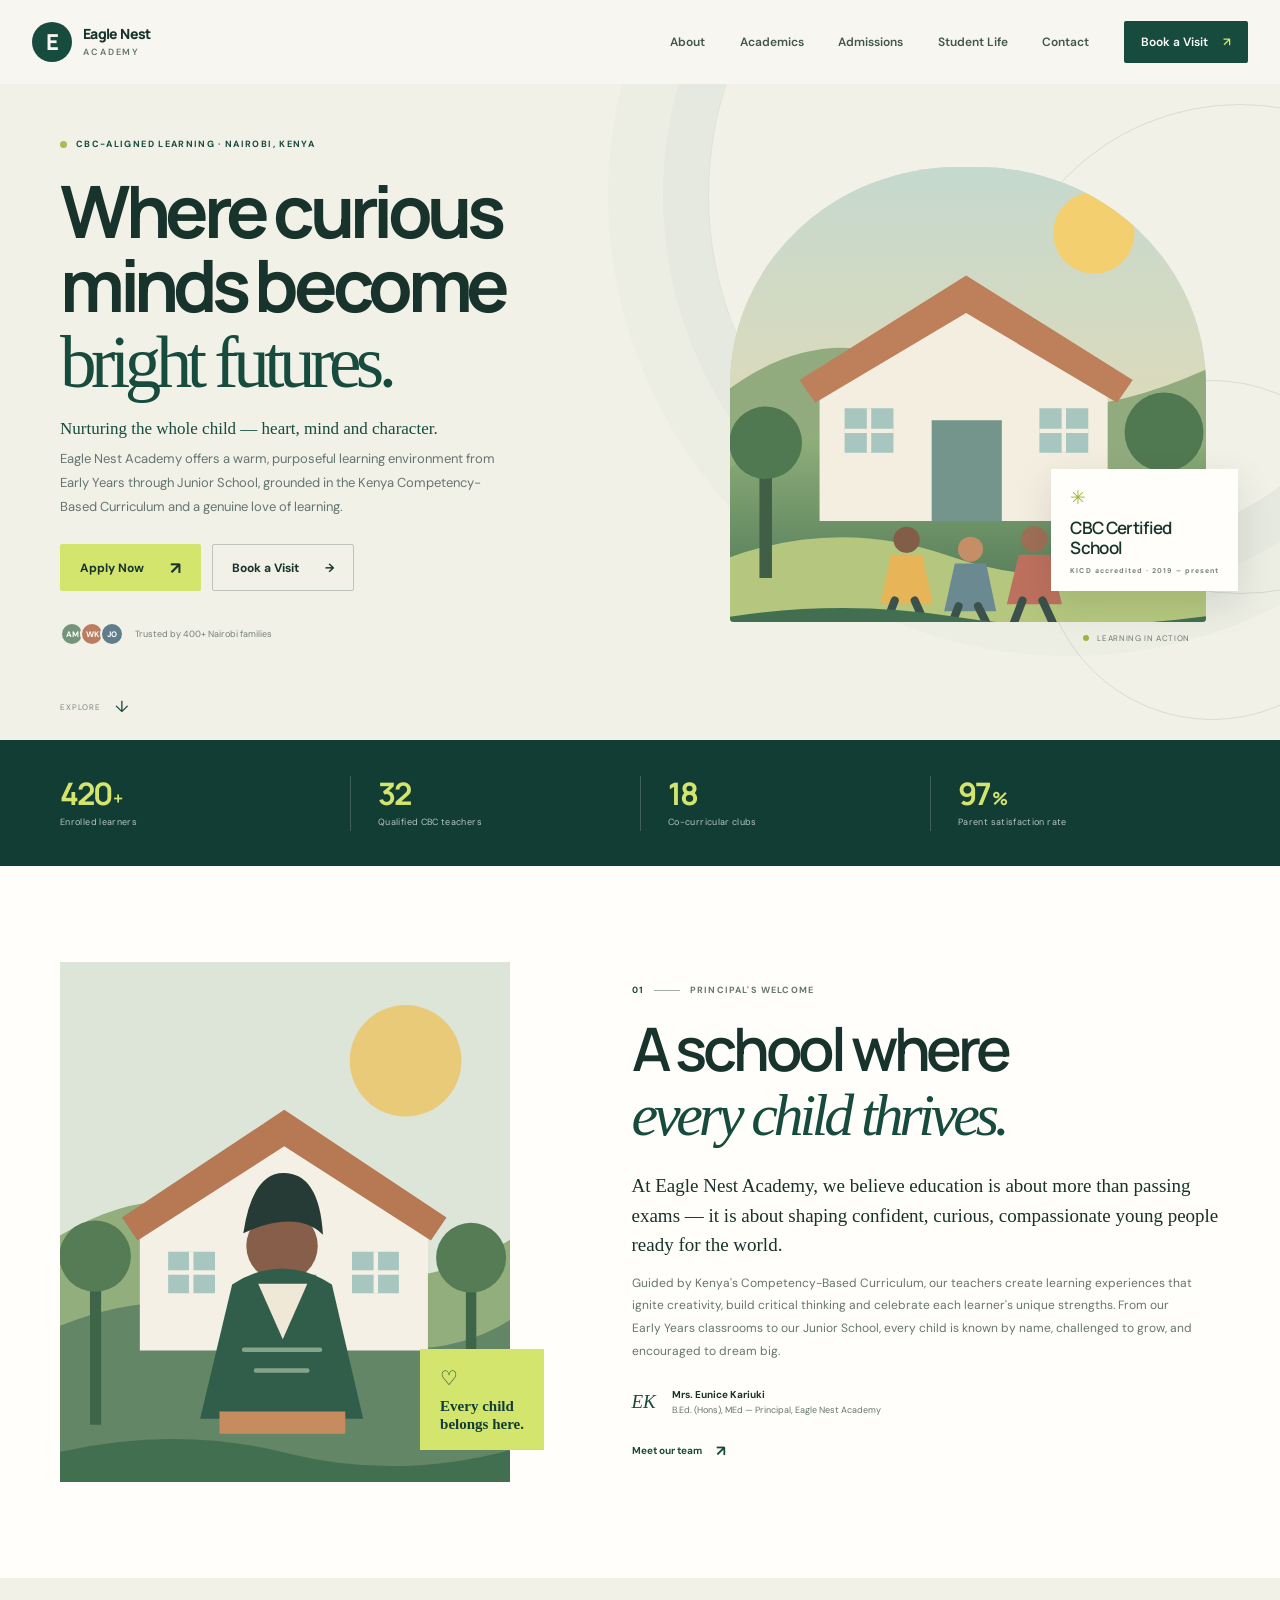
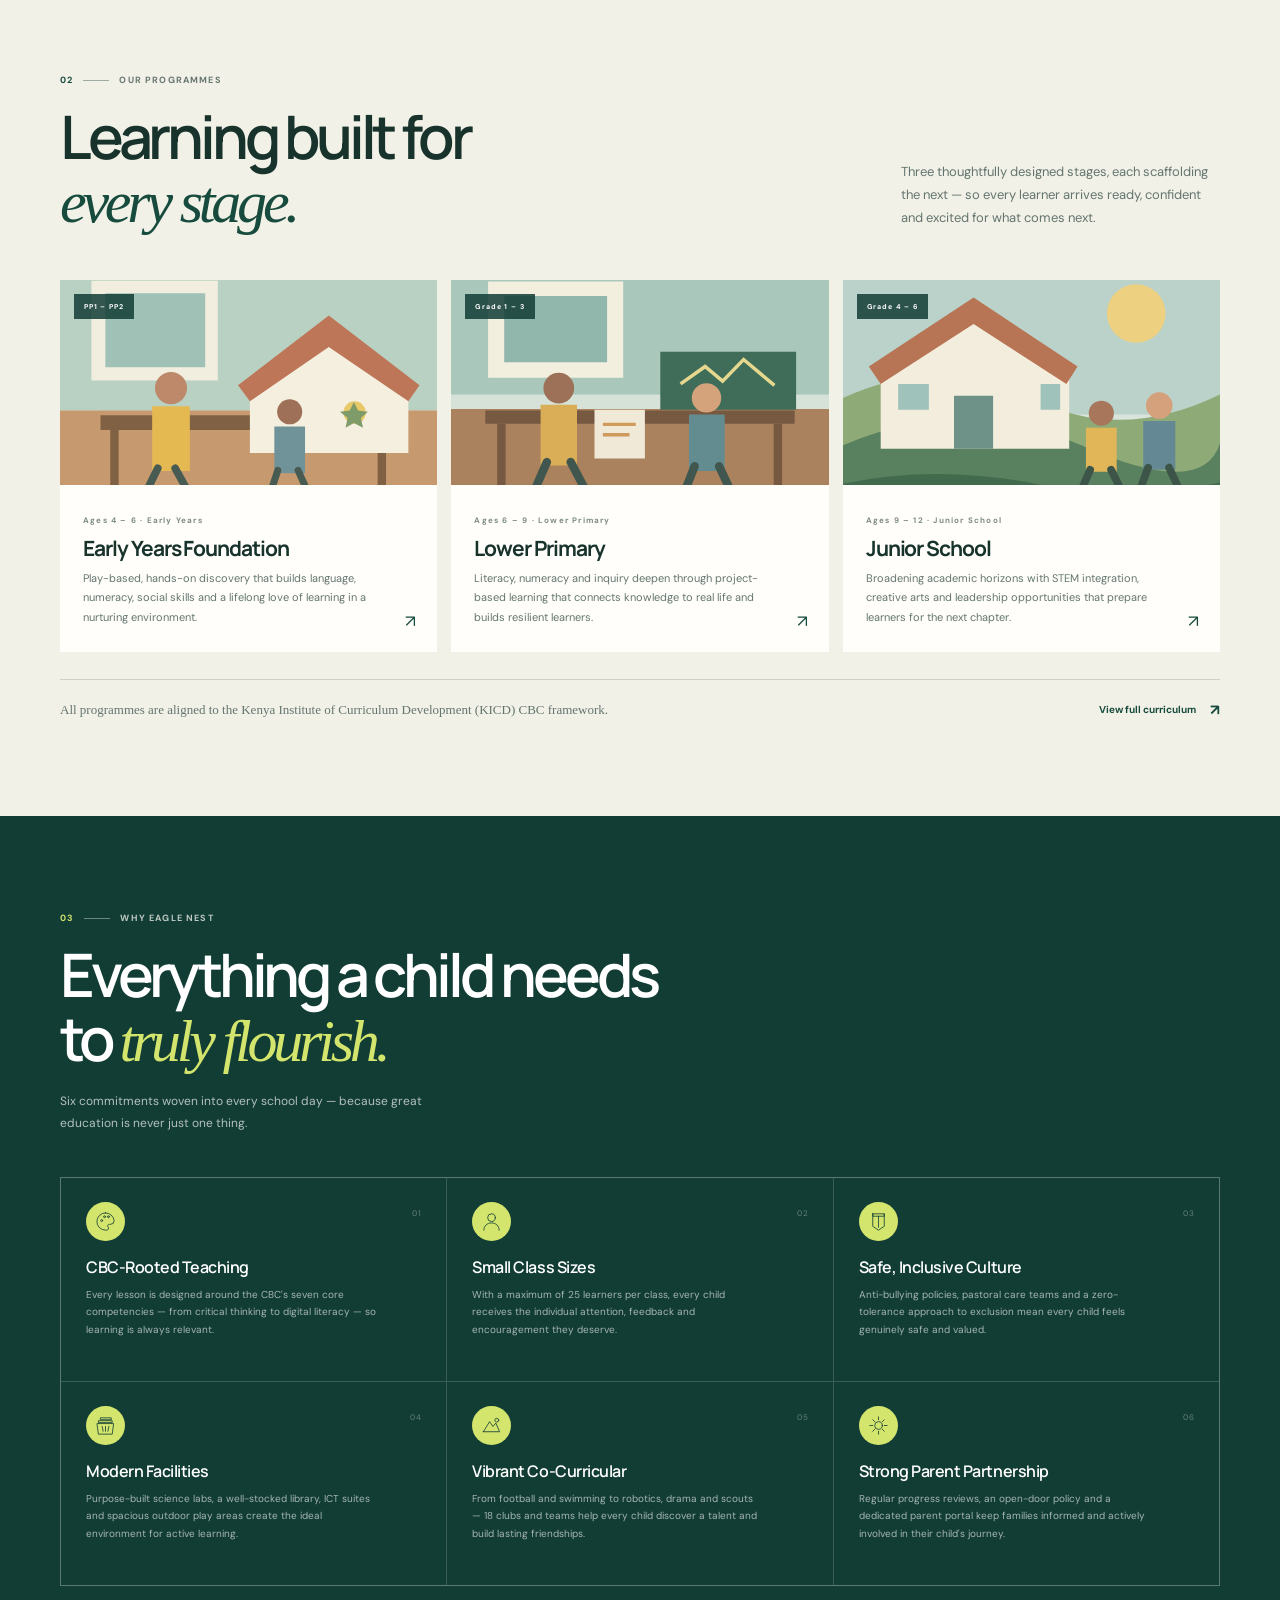
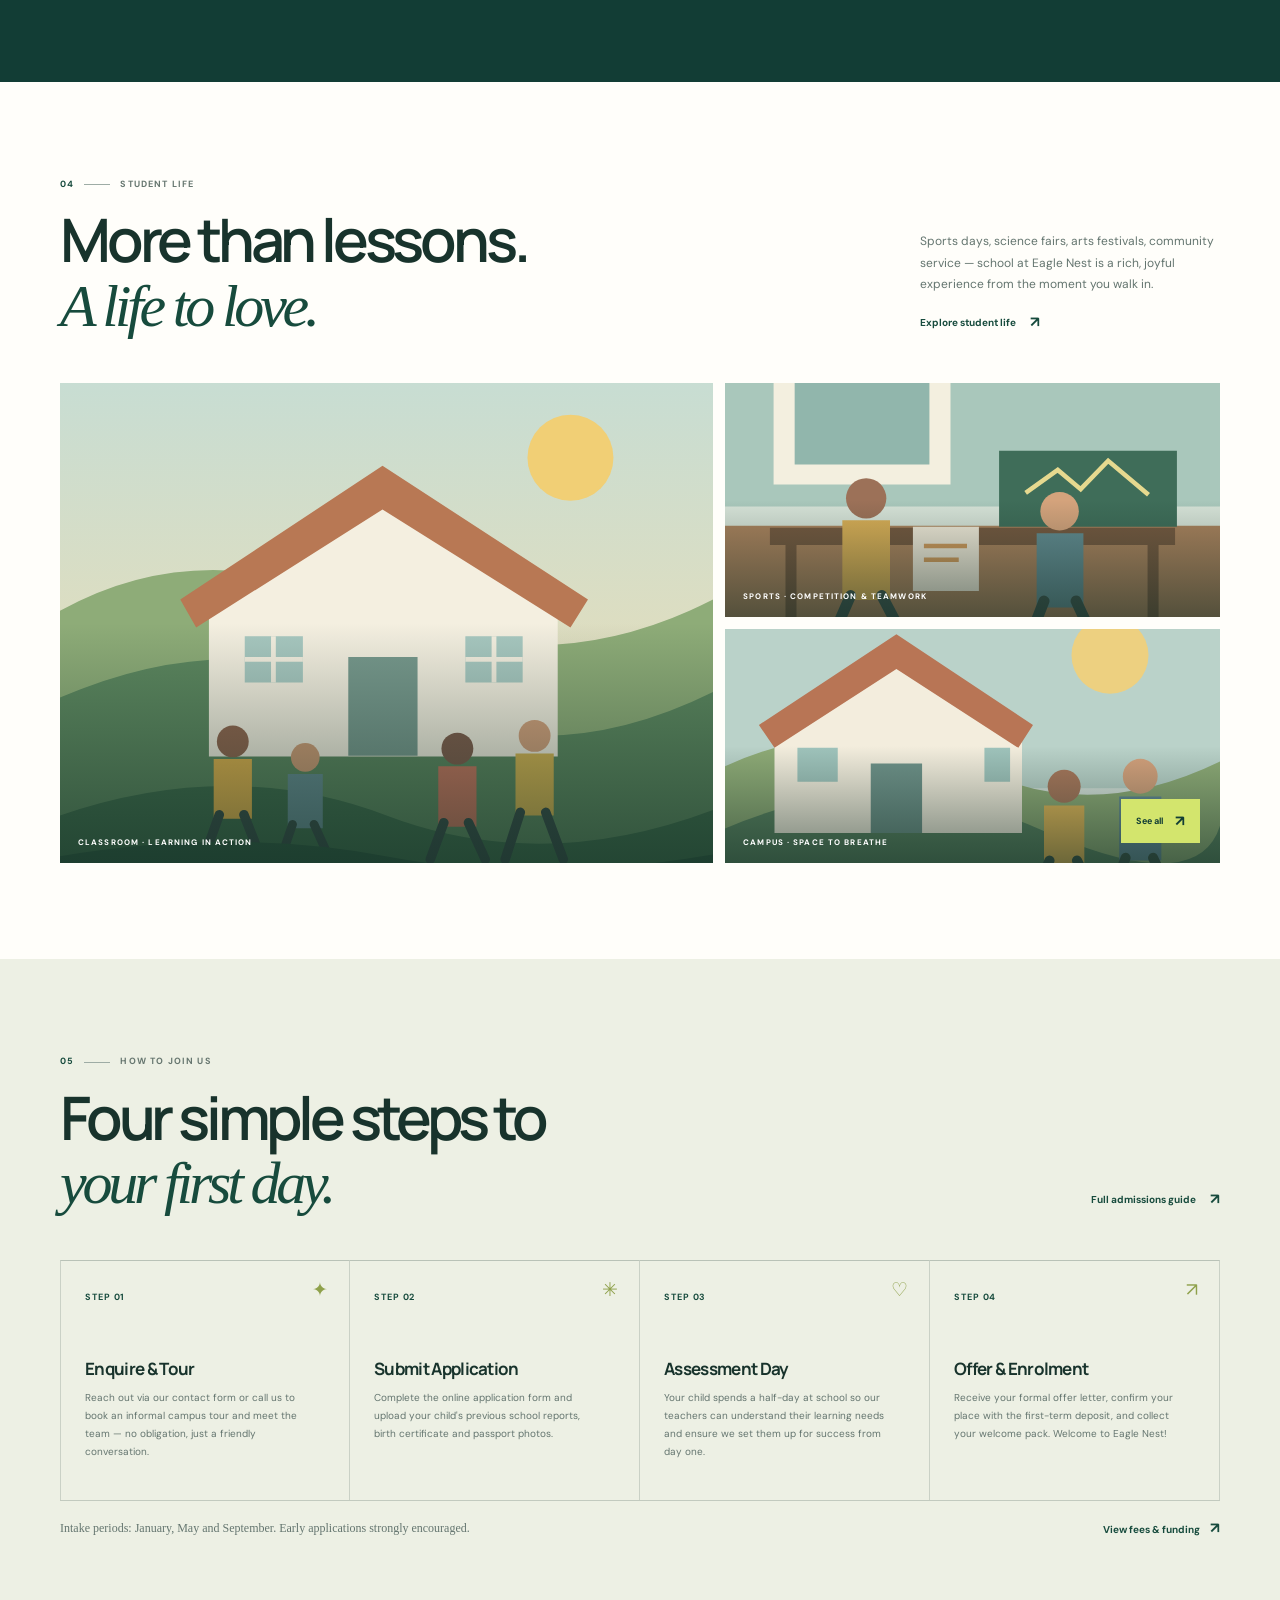
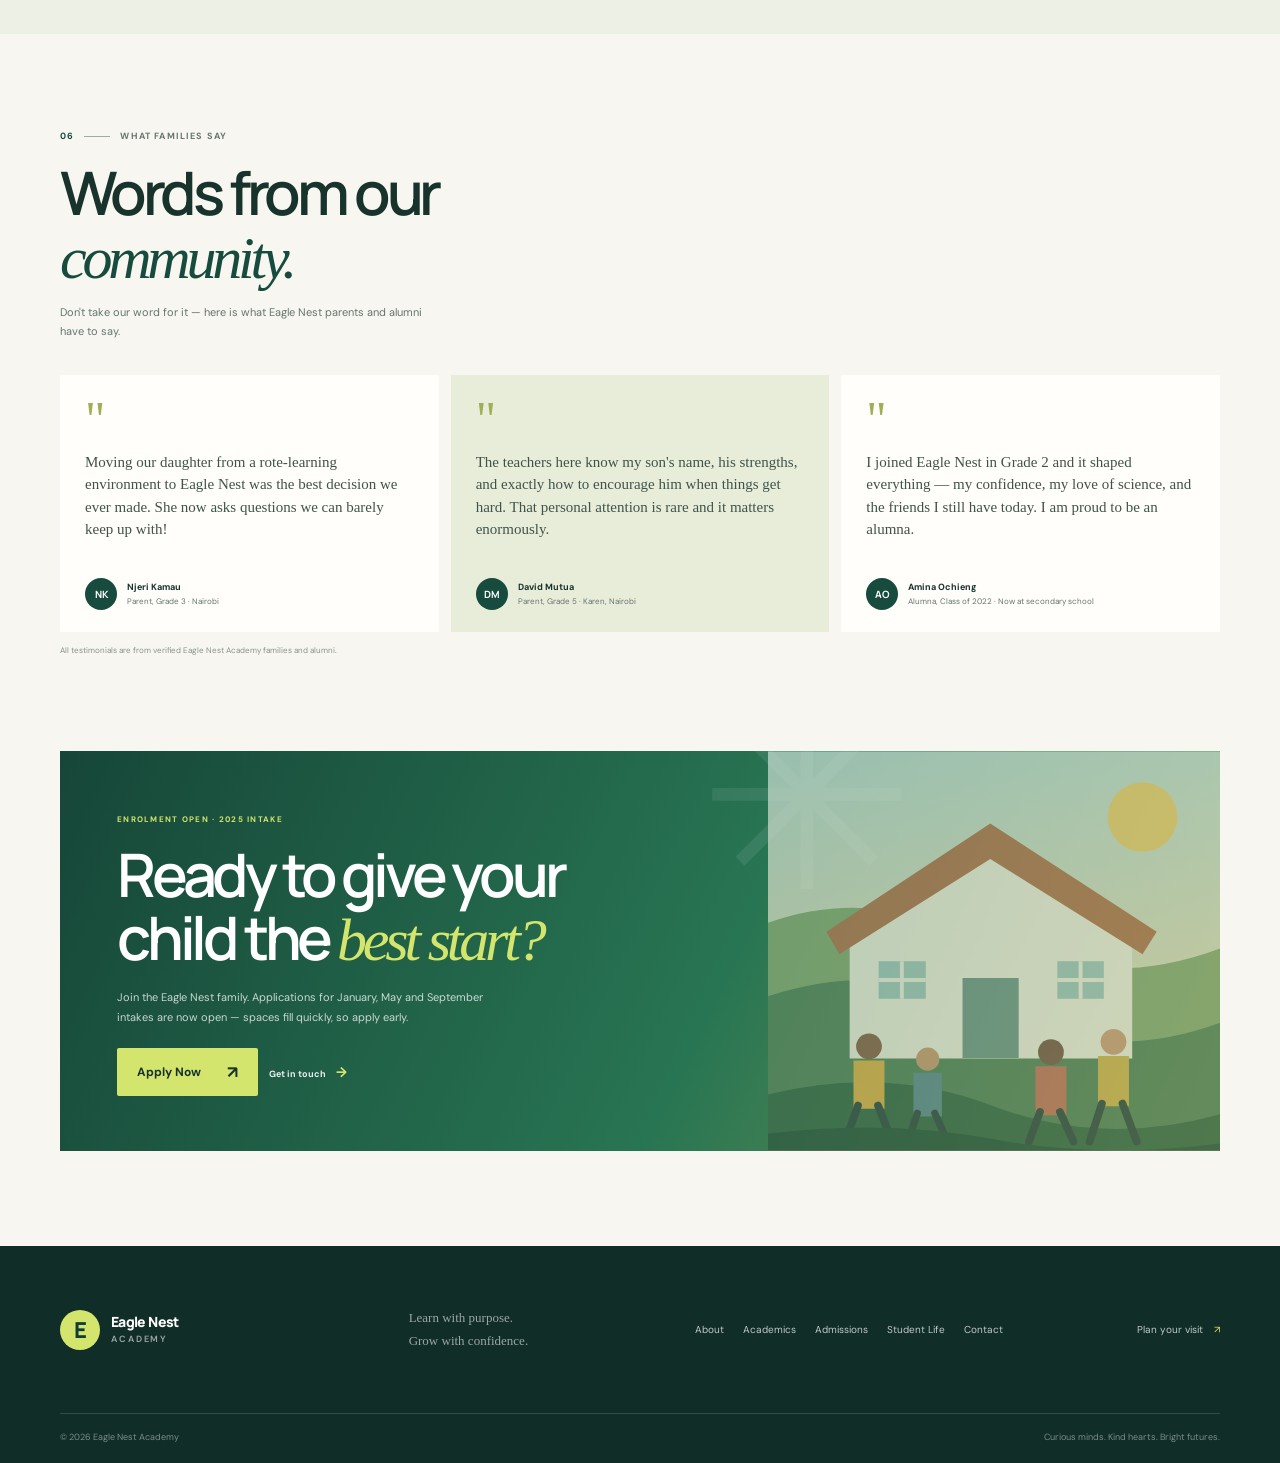
<file: index.html>
<!doctype html>
<html lang="en">
<head>
  <meta charset="utf-8">
  <meta name="viewport" content="width=device-width, initial-scale=1">
  <meta name="description" content="Eagle Nest Academy is a CBC-aligned school in Kenya nurturing curious minds from Early Years through Junior School — where every child is known, challenged and inspired to flourish.">
  <meta name="theme-color" content="#123d35">

  <!-- Open Graph -->
  <meta property="og:type" content="website">
  <meta property="og:title" content="Eagle Nest Academy — Curious Minds. Bright Futures.">
  <meta property="og:description" content="A Kenya CBC school where learning reaches beyond the classroom. Discover our programmes, vibrant student life and warm, purposeful community.">
  <meta property="og:image" content="assets/images/home-hero.svg">
  <meta property="og:url" content="https://eaglenestacademy.ac.ke/">
  <meta property="og:site_name" content="Eagle Nest Academy">

  <title>Eagle Nest Academy — Curious Minds. Bright Futures.</title>

  <link rel="preconnect" href="https://fonts.googleapis.com">
  <link rel="preconnect" href="https://fonts.gstatic.com" crossorigin>
  <link href="https://fonts.googleapis.com/css2?family=DM+Sans:wght@400;500;600;700&family=Manrope:wght@400;500;600;700;800&display=swap" rel="stylesheet">
  <link rel="stylesheet" href="assets/css/custom.css">

  <script src="assets/css/js/main.js" defer></script>
  <script src="assets/css/js/components.js" defer></script>
</head>
<body class="home-page">

  <!-- Skip navigation -->
  <a class="skip-link" href="#main">Skip to content</a>

  <!-- ═══════════════════════════════════════════
       HEADER / NAV
  ═══════════════════════════════════════════ -->
  <header class="site-header">
    <div class="header-inner">
      <a class="brand" href="index.html" aria-label="Eagle Nest Academy home">
        <span class="brand-mark" aria-hidden="true">E</span>
        <span class="brand-name">Eagle Nest <span>Academy</span></span>
      </a>
      <button class="menu-toggle" type="button" aria-expanded="false" aria-controls="primary-navigation">
        <span class="menu-toggle-label">Menu</span>
        <span class="menu-icon" aria-hidden="true"></span>
      </button>
      <nav class="primary-navigation" id="primary-navigation" aria-label="Main navigation">
        <a href="about.html">About</a>
        <a href="academics.html">Academics</a>
        <a href="admissions.html">Admissions</a>
        <a href="student-life.html">Student Life</a>
        <a href="contact.html">Contact</a>
        <a class="nav-visit" href="contact.html#visit">Book a Visit <span aria-hidden="true">↗</span></a>
      </nav>
    </div>
  </header>

  <main id="main">

    <!-- ═══════════════════════════════════════════
         SECTION 1 — HERO
    ═══════════════════════════════════════════ -->
    <section class="home-hero" aria-labelledby="hero-heading">

      <!-- Decorative orbit rings -->
      <span class="hero-orbit hero-orbit-one" aria-hidden="true"></span>
      <span class="hero-orbit hero-orbit-two" aria-hidden="true"></span>

      <!-- Copy column -->
      <div class="home-hero-copy">
        <p class="home-eyebrow"><span aria-hidden="true"></span> CBC-aligned learning · Nairobi, Kenya</p>

        <h1 id="hero-heading">
          Where curious<br>minds become<br><em>bright futures.</em>
        </h1>

        <p class="home-hero-tagline">Nurturing the whole child — heart, mind and character.</p>
        <p class="home-hero-description">Eagle Nest Academy offers a warm, purposeful learning environment from Early Years through Junior School, grounded in the Kenya Competency-Based Curriculum and a genuine love of learning.</p>

        <div class="home-hero-actions">
          <a class="button button-light" href="admissions.html">Apply Now <span aria-hidden="true">↗</span></a>
          <a class="button button-outline" href="contact.html#visit">Book a Visit <span aria-hidden="true">→</span></a>
        </div>

        <div class="hero-trust" aria-label="Trusted by families across Nairobi">
          <div class="trust-avatars" aria-hidden="true">
            <i>AM</i><i>WK</i><i>JO</i>
          </div>
          Trusted by 400+ Nairobi families
        </div>
      </div>

      <!-- Visual column -->
      <div class="home-hero-visual">
        <div class="hero-image-wrap">
          <img
            src="assets/images/home-hero.svg"
            alt="Students collaborating on a project in a bright Eagle Nest Academy classroom"
            width="490"
            height="455"
            fetchpriority="high"
          >

          <!-- Floating stat card -->
          <div class="hero-floating-card" aria-label="CBC certified school">
            <span class="floating-spark" aria-hidden="true">✳</span>
            <strong>CBC Certified<br>School</strong>
            <span>KICD accredited · 2019 – present</span>
          </div>

          <!-- Image caption -->
          <div class="hero-image-caption" aria-hidden="true">
            <span></span> Learning in action
          </div>
        </div>
      </div>

      <!-- Scroll cue -->
      <div class="hero-scroll" aria-hidden="true">
        <span>Explore</span>
        <span>↓</span>
      </div>
    </section>

    <!-- ═══════════════════════════════════════════
         SECTION 2 — QUICK FACTS (animated counters)
    ═══════════════════════════════════════════ -->
    <section class="quick-facts" aria-label="Eagle Nest Academy at a glance">
      <div class="quick-facts-inner">

        <div class="fact-item">
          <strong>
            <span data-counter="420">420</span>
            <span class="fact-suffix" aria-hidden="true">+</span>
          </strong>
          <span>Enrolled learners</span>
        </div>

        <div class="fact-item">
          <strong>
            <span data-counter="32">32</span>
            <span class="fact-suffix" aria-hidden="true"></span>
          </strong>
          <span>Qualified CBC teachers</span>
        </div>

        <div class="fact-item">
          <strong>
            <span data-counter="18">18</span>
            <span class="fact-suffix" aria-hidden="true"></span>
          </strong>
          <span>Co-curricular clubs</span>
        </div>

        <div class="fact-item">
          <strong>
            <span data-counter="97">97</span>
            <span class="fact-suffix" aria-hidden="true">%</span>
          </strong>
          <span>Parent satisfaction rate</span>
        </div>

      </div>
    </section>

    <!-- ═══════════════════════════════════════════
         SECTION 3 — PRINCIPAL'S WELCOME
    ═══════════════════════════════════════════ -->
    <section class="welcome-section section-pad" aria-labelledby="welcome-title">
      <div class="page-width welcome-grid">

        <!-- Visual -->
        <div class="welcome-visual reveal">
          <img
            src="assets/images/principal.svg"
            alt="Mrs. Eunice Kariuki, Principal of Eagle Nest Academy, in the school grounds"
            width="450"
            height="520"
            loading="lazy"
          >
          <div class="welcome-visual-note">
            <span aria-hidden="true">♡</span>
            Every child<br>belongs here.
          </div>
        </div>

        <!-- Copy -->
        <div class="welcome-copy">
          <div class="section-label">
            <span>01</span><span class="label-rule"></span> Principal's Welcome
          </div>
          <h2 id="welcome-title">A school where<br><em>every child thrives.</em></h2>

          <p class="welcome-lead">
            At Eagle Nest Academy, we believe education is about more than passing exams — it is about shaping confident, curious, compassionate young people ready for the world.
          </p>
          <p>
            Guided by Kenya's Competency-Based Curriculum, our teachers create learning experiences that ignite creativity, build critical thinking and celebrate each learner's unique strengths. From our Early Years classrooms to our Junior School, every child is known by name, challenged to grow, and encouraged to dream big.
          </p>

          <div class="principal-signoff">
            <div class="signature" aria-hidden="true">EK</div>
            <div>
              <strong>Mrs. Eunice Kariuki</strong>
              <small>B.Ed. (Hons), MEd — Principal, Eagle Nest Academy</small>
            </div>
          </div>

          <a class="text-link" href="about.html">
            Meet our team <span aria-hidden="true">↗</span>
          </a>
        </div>

      </div>
    </section>

    <!-- ═══════════════════════════════════════════
         SECTION 4 — PROGRAMMES (3 cards)
    ═══════════════════════════════════════════ -->
    <section class="programs-section section-pad" aria-labelledby="programs-title">
      <div class="page-width">

        <div class="section-heading-row">
          <div>
            <div class="section-label"><span>02</span><span class="label-rule"></span> Our Programmes</div>
            <h2 id="programs-title">Learning built for<br><em>every stage.</em></h2>
          </div>
          <p class="section-heading-aside">Three thoughtfully designed stages, each scaffolding the next — so every learner arrives ready, confident and excited for what comes next.</p>
        </div>

        <div class="program-grid">

          <!-- Early Years -->
          <article class="program-card reveal">
            <div class="program-art">
              <img
                src="assets/images/program-early.svg"
                alt="Young children engaged in play-based learning in a colourful classroom"
                width="400"
                height="205"
                loading="lazy"
              >
              <span class="program-stage">PP1 – PP2</span>
            </div>
            <div class="program-copy">
              <span class="program-age">Ages 4 – 6 · Early Years</span>
              <h3>Early Years Foundation</h3>
              <p>Play-based, hands-on discovery that builds language, numeracy, social skills and a lifelong love of learning in a nurturing environment.</p>
              <a class="program-arrow" href="academics.html#early-years" aria-label="Learn more about our Early Years programme">↗</a>
            </div>
          </article>

          <!-- Lower Primary -->
          <article class="program-card reveal reveal-delay-1">
            <div class="program-art">
              <img
                src="assets/images/program-primary.svg"
                alt="Primary school pupils working together on a CBC learning activity"
                width="400"
                height="205"
                loading="lazy"
              >
              <span class="program-stage">Grade 1 – 3</span>
            </div>
            <div class="program-copy">
              <span class="program-age">Ages 6 – 9 · Lower Primary</span>
              <h3>Lower Primary</h3>
              <p>Literacy, numeracy and inquiry deepen through project-based learning that connects knowledge to real life and builds resilient learners.</p>
              <a class="program-arrow" href="academics.html#lower-primary" aria-label="Learn more about our Lower Primary programme">↗</a>
            </div>
          </article>

          <!-- Upper Primary / Junior School -->
          <article class="program-card reveal reveal-delay-2">
            <div class="program-art">
              <img
                src="assets/images/program-junior.svg"
                alt="Junior school students presenting a group project in class"
                width="400"
                height="205"
                loading="lazy"
              >
              <span class="program-stage">Grade 4 – 6</span>
            </div>
            <div class="program-copy">
              <span class="program-age">Ages 9 – 12 · Junior School</span>
              <h3>Junior School</h3>
              <p>Broadening academic horizons with STEM integration, creative arts and leadership opportunities that prepare learners for the next chapter.</p>
              <a class="program-arrow" href="academics.html#junior-school" aria-label="Learn more about our Junior School programme">↗</a>
            </div>
          </article>

        </div>

        <div class="programs-footer">
          <p>All programmes are aligned to the Kenya Institute of Curriculum Development (KICD) CBC framework.</p>
          <a class="text-link" href="academics.html">View full curriculum <span aria-hidden="true">↗</span></a>
        </div>

      </div>
    </section>

    <!-- ═══════════════════════════════════════════
         SECTION 5 — WHY CHOOSE EAGLE NEST (6 cards)
    ═══════════════════════════════════════════ -->
    <section class="why-section section-pad" aria-labelledby="why-title">
      <div class="page-width">

        <div class="why-heading reveal">
          <div class="section-label section-label-light"><span>03</span><span class="label-rule"></span> Why Eagle Nest</div>
          <h2 id="why-title">Everything a child needs<br>to <em>truly flourish.</em></h2>
          <p>Six commitments woven into every school day — because great education is never just one thing.</p>
        </div>

        <div class="why-grid">

          <div class="why-card reveal">
            <span class="why-index" aria-hidden="true">01</span>
            <div class="why-icon" aria-hidden="true">
              <svg viewBox="0 0 48 48" aria-hidden="true">
                <path d="M24 6a18 18 0 0 0 0 36h2a4 4 0 0 0 3-7c-2-2 0-5 3-5h2a8 8 0 0 0 8-8 18 18 0 0 0-18-16Z"/>
                <circle cx="16" cy="22" r="2"/><circle cx="22" cy="14" r="2"/><circle cx="30" cy="14" r="2"/>
              </svg>
            </div>
            <h3>CBC-Rooted Teaching</h3>
            <p>Every lesson is designed around the CBC's seven core competencies — from critical thinking to digital literacy — so learning is always relevant.</p>
          </div>

          <div class="why-card reveal reveal-delay-1">
            <span class="why-index" aria-hidden="true">02</span>
            <div class="why-icon" aria-hidden="true">
              <svg viewBox="0 0 48 48" aria-hidden="true">
                <circle cx="24" cy="16" r="8"/><path d="M8 42c0-9 7-15 16-15s16 6 16 15"/>
              </svg>
            </div>
            <h3>Small Class Sizes</h3>
            <p>With a maximum of 25 learners per class, every child receives the individual attention, feedback and encouragement they deserve.</p>
          </div>

          <div class="why-card reveal reveal-delay-2">
            <span class="why-index" aria-hidden="true">03</span>
            <div class="why-icon" aria-hidden="true">
              <svg viewBox="0 0 48 48" aria-hidden="true">
                <path d="M12 8h24v26l-12 8-12-8V8Z"/><path d="M12 8v5h24V8M24 13v23"/>
              </svg>
            </div>
            <h3>Safe, Inclusive Culture</h3>
            <p>Anti-bullying policies, pastoral care teams and a zero-tolerance approach to exclusion mean every child feels genuinely safe and valued.</p>
          </div>

          <div class="why-card reveal">
            <span class="why-index" aria-hidden="true">04</span>
            <div class="why-icon" aria-hidden="true">
              <svg viewBox="0 0 48 48" aria-hidden="true">
                <path d="M14 8h22v4H14ZM10 14h28v4H10ZM7 20h34l-3 22H10Z"/>
                <path d="m17 26 2 10M24 26v10M31 26l-2 10"/>
              </svg>
            </div>
            <h3>Modern Facilities</h3>
            <p>Purpose-built science labs, a well-stocked library, ICT suites and spacious outdoor play areas create the ideal environment for active learning.</p>
          </div>

          <div class="why-card reveal reveal-delay-1">
            <span class="why-index" aria-hidden="true">05</span>
            <div class="why-icon" aria-hidden="true">
              <svg viewBox="0 0 48 48" aria-hidden="true">
                <path d="M7 37 20 16l7 10 6-7 8 18H7Z"/>
                <circle cx="35" cy="13" r="4"/>
              </svg>
            </div>
            <h3>Vibrant Co-Curricular</h3>
            <p>From football and swimming to robotics, drama and scouts — 18 clubs and teams help every child discover a talent and build lasting friendships.</p>
          </div>

          <div class="why-card reveal reveal-delay-2">
            <span class="why-index" aria-hidden="true">06</span>
            <div class="why-icon" aria-hidden="true">
              <svg viewBox="0 0 48 48" aria-hidden="true">
                <path d="M24 6v6M24 36v6M6 24h6M36 24h6"/>
                <path d="M12 12l4 4M32 32l4 4M12 36l4-4M32 16l4-4"/>
                <circle cx="24" cy="24" r="8"/>
              </svg>
            </div>
            <h3>Strong Parent Partnership</h3>
            <p>Regular progress reviews, an open-door policy and a dedicated parent portal keep families informed and actively involved in their child's journey.</p>
          </div>

        </div>

      </div>
    </section>

    <!-- ═══════════════════════════════════════════
         SECTION 6 — STUDENT LIFE MOSAIC PREVIEW
    ═══════════════════════════════════════════ -->
    <section class="life-preview section-pad" aria-labelledby="life-title">
      <div class="page-width">

        <div class="section-heading-row life-preview-heading">
          <div>
            <div class="section-label"><span>04</span><span class="label-rule"></span> Student Life</div>
            <h2 id="life-title">More than lessons.<br><em>A life to love.</em></h2>
          </div>
          <div class="life-preview-aside">
            <p>Sports days, science fairs, arts festivals, community service — school at Eagle Nest is a rich, joyful experience from the moment you walk in.</p>
            <a class="text-link" href="student-life.html">Explore student life <span aria-hidden="true">↗</span></a>
          </div>
        </div>

        <div class="life-mosaic reveal" role="img" aria-label="Photo mosaic of Eagle Nest Academy student activities — sports, classroom, and campus life">

          <!-- Large panel — classroom -->
          <div class="mosaic-panel mosaic-large">
            <img
              src="assets/images/student-life.svg"
              alt="Eagle Nest students collaborating in a bright, welcoming classroom"
              width="700"
              height="480"
              loading="lazy"
            >
            <span class="mosaic-label">CLASSROOM · LEARNING IN ACTION</span>
          </div>

          <!-- Top-right — sports -->
          <div class="mosaic-panel mosaic-sport">
            <img
              src="assets/images/program-primary.svg"
              alt="Students competing on the sports field during an inter-house tournament"
              width="600"
              height="240"
              loading="lazy"
            >
            <span class="mosaic-label">SPORTS · COMPETITION &amp; TEAMWORK</span>
          </div>

          <!-- Bottom-right — campus -->
          <div class="mosaic-panel">
            <img
              src="assets/images/program-junior.svg"
              alt="Students relaxing and reading on the green school campus grounds"
              width="600"
              height="240"
              loading="lazy"
            >
            <span class="mosaic-label">CAMPUS · SPACE TO BREATHE</span>
            <a class="mosaic-link" href="student-life.html">
              See all <span aria-hidden="true">↗</span>
            </a>
          </div>

        </div>

      </div>
    </section>

    <!-- ═══════════════════════════════════════════
         SECTION 7 — ADMISSIONS SUMMARY (4 steps)
    ═══════════════════════════════════════════ -->
    <section class="admissions-section section-pad" aria-labelledby="admissions-title">
      <div class="page-width">

        <div class="admissions-top">
          <div>
            <div class="section-label"><span>05</span><span class="label-rule"></span> How to Join Us</div>
            <h2 id="admissions-title">Four simple steps to<br><em>your first day.</em></h2>
          </div>
          <a class="text-link" href="admissions.html">
            Full admissions guide <span aria-hidden="true">↗</span>
          </a>
        </div>

        <ol class="admissions-steps" aria-label="Admissions process">

          <li class="admission-step reveal">
            <span class="step-number">STEP 01</span>
            <span class="step-icon" aria-hidden="true">✦</span>
            <h3>Enquire &amp; Tour</h3>
            <p>Reach out via our contact form or call us to book an informal campus tour and meet the team — no obligation, just a friendly conversation.</p>
          </li>

          <li class="admission-step reveal reveal-delay-1">
            <span class="step-number">STEP 02</span>
            <span class="step-icon" aria-hidden="true">✳</span>
            <h3>Submit Application</h3>
            <p>Complete the online application form and upload your child's previous school reports, birth certificate and passport photos.</p>
          </li>

          <li class="admission-step reveal reveal-delay-2">
            <span class="step-number">STEP 03</span>
            <span class="step-icon" aria-hidden="true">♡</span>
            <h3>Assessment Day</h3>
            <p>Your child spends a half-day at school so our teachers can understand their learning needs and ensure we set them up for success from day one.</p>
          </li>

          <li class="admission-step reveal reveal-delay-3">
            <span class="step-number">STEP 04</span>
            <span class="step-icon" aria-hidden="true">↗</span>
            <h3>Offer &amp; Enrolment</h3>
            <p>Receive your formal offer letter, confirm your place with the first-term deposit, and collect your welcome pack. Welcome to Eagle Nest!</p>
          </li>

        </ol>

        <div class="admissions-bottom">
          <span>Intake periods: January, May and September. Early applications strongly encouraged.</span>
          <a href="admissions.html">View fees &amp; funding <span aria-hidden="true">↗</span></a>
        </div>

      </div>
    </section>

    <!-- ═══════════════════════════════════════════
         SECTION 8 — TESTIMONIALS (3 cards)
    ═══════════════════════════════════════════ -->
    <section class="testimonials-section section-pad" aria-labelledby="testimonials-title">
      <div class="page-width">

        <div class="testimonials-heading reveal">
          <div class="section-label"><span>06</span><span class="label-rule"></span> What Families Say</div>
          <h2 id="testimonials-title">Words from our<br><em>community.</em></h2>
          <p>Don't take our word for it — here is what Eagle Nest parents and alumni have to say.</p>
        </div>

        <div class="testimonial-grid">

          <figure class="testimonial-card reveal" role="figure">
            <div class="quote-mark" aria-hidden="true">"</div>
            <blockquote>
              Moving our daughter from a rote-learning environment to Eagle Nest was the best decision we ever made. She now asks questions we can barely keep up with!
            </blockquote>
            <figcaption>
              <div class="quote-avatar" aria-hidden="true">NK</div>
              <div>
                <strong>Njeri Kamau</strong>
                <small>Parent, Grade 3 · Nairobi</small>
              </div>
            </figcaption>
          </figure>

          <figure class="testimonial-card testimonial-featured reveal reveal-delay-1" role="figure">
            <div class="quote-mark" aria-hidden="true">"</div>
            <blockquote>
              The teachers here know my son's name, his strengths, and exactly how to encourage him when things get hard. That personal attention is rare and it matters enormously.
            </blockquote>
            <figcaption>
              <div class="quote-avatar" aria-hidden="true">DM</div>
              <div>
                <strong>David Mutua</strong>
                <small>Parent, Grade 5 · Karen, Nairobi</small>
              </div>
            </figcaption>
          </figure>

          <figure class="testimonial-card reveal reveal-delay-2" role="figure">
            <div class="quote-mark" aria-hidden="true">"</div>
            <blockquote>
              I joined Eagle Nest in Grade 2 and it shaped everything — my confidence, my love of science, and the friends I still have today. I am proud to be an alumna.
            </blockquote>
            <figcaption>
              <div class="quote-avatar" aria-hidden="true">AO</div>
              <div>
                <strong>Amina Ochieng</strong>
                <small>Alumna, Class of 2022 · Now at secondary school</small>
              </div>
            </figcaption>
          </figure>

        </div>

        <p class="testimonials-note">All testimonials are from verified Eagle Nest Academy families and alumni.</p>

      </div>
    </section>

    <!-- ═══════════════════════════════════════════
         SECTION 9 — GRADIENT CTA BANNER
    ═══════════════════════════════════════════ -->
    <section class="home-cta-section" aria-labelledby="cta-title">
      <div class="page-width">
        <div class="home-cta">

          <!-- Decorative sunburst -->
          <span class="cta-sunburst" aria-hidden="true">✳</span>

          <!-- Copy -->
          <div class="cta-content">
            <span class="cta-kicker">Enrolment open · 2025 intake</span>
            <h2 id="cta-title">Ready to give your<br>child the <em>best start?</em></h2>
            <p>Join the Eagle Nest family. Applications for January, May and September intakes are now open — spaces fill quickly, so apply early.</p>
            <div class="home-hero-actions">
              <a class="button button-light" href="admissions.html">Apply Now <span aria-hidden="true">↗</span></a>
              <a class="cta-text-link" href="contact.html">
                Get in touch <span aria-hidden="true">→</span>
              </a>
            </div>
          </div>

          <!-- Art panel -->
          <div class="cta-art" aria-hidden="true">
            <img
              src="assets/images/student-life.svg"
              alt=""
              width="600"
              height="390"
              loading="lazy"
            >
          </div>

        </div>
      </div>
    </section>

  </main>

  <!-- ═══════════════════════════════════════════
       FOOTER — injected by components.js
  ═══════════════════════════════════════════ -->
  <div data-site-footer></div>

</body>
</html>
</file>
<file: assets/css/custom.css>
:root {
  color-scheme: light;
  --ink: #18332c;
  --muted: #64756f;
  --paper: #f7f6f0;
  --white: #fffefa;
  --green: #174b3d;
  --green-dark: #123d35;
  --lime: #d3e56d;
  --line: rgba(24, 51, 44, .16);
  --serif: Georgia, "Times New Roman", serif;
  --sans: "DM Sans", Arial, sans-serif;
  --display: "Manrope", "DM Sans", Arial, sans-serif;
}

* { box-sizing: border-box; }
html { scroll-behavior: smooth; }
body { margin: 0; color: var(--ink); background: var(--paper); font-family: var(--sans); -webkit-font-smoothing: antialiased; }
body.lightbox-open { overflow: hidden; }
button, a { font: inherit; }
a { color: inherit; text-decoration: none; }
button { color: inherit; }
img { display: block; max-width: 100%; }
.page-width { width: min(1160px, calc(100% - 64px)); margin-inline: auto; }
.section-pad { padding-block: 112px; }
.skip-link { position: fixed; z-index: 1000; top: 12px; left: 12px; padding: 12px 18px; transform: translateY(-150%); color: white; background: var(--green-dark); border-radius: 3px; }
.skip-link:focus { transform: translateY(0); }

.site-header { position: relative; z-index: 10; background: var(--paper); }
.header-inner { width: min(1320px, calc(100% - 64px)); min-height: 84px; margin: auto; display: flex; align-items: center; justify-content: space-between; gap: 30px; }
.brand { display: inline-flex; align-items: center; gap: 11px; flex-shrink: 0; }
.brand-mark { display: grid; width: 40px; aspect-ratio: 1; place-items: center; border-radius: 50%; color: var(--paper); background: var(--green); font: 800 22px var(--display); }
.brand-name { font: 800 14px/1.1 var(--display); letter-spacing: -.045em; }
.brand-name span { display: block; padding-top: 4px; color: var(--muted); font: 600 9px var(--sans); letter-spacing: .21em; text-transform: uppercase; }
.primary-navigation { display: flex; align-items: center; gap: clamp(18px, 2.7vw, 38px); }
.primary-navigation a { color: #42554f; font-size: 12px; font-weight: 600; transition: color .2s ease; }
.primary-navigation a:hover, .primary-navigation a[aria-current="page"] { color: var(--green); }
.primary-navigation a[aria-current="page"] { text-decoration: underline; text-underline-offset: 6px; }
.primary-navigation .nav-visit { padding: 13px 17px; color: var(--white); background: var(--green); border-radius: 2px; }
.nav-visit span { padding-left: 12px; color: var(--lime); }
.menu-toggle { display: none; }

.life-hero { position: relative; min-height: 590px; display: flex; align-items: center; overflow: hidden; color: white; background: #294d42; }
.life-hero-image, .life-hero-shade { position: absolute; inset: 0; width: 100%; height: 100%; }
.life-hero-image { object-fit: cover; object-position: center 57%; }
.life-hero-shade { background: linear-gradient(90deg, rgba(10, 37, 31, .88) 0%, rgba(10, 37, 31, .68) 43%, rgba(10, 37, 31, .08) 100%), linear-gradient(0deg, rgba(10, 37, 31, .22), transparent 36%); }
.life-hero-content { position: relative; z-index: 1; padding-block: 100px; }
.eyebrow { display: flex; align-items: center; gap: 10px; margin: 0 0 25px; font-size: 10px; font-weight: 700; letter-spacing: .17em; text-transform: uppercase; }
.eyebrow > span { width: 7px; aspect-ratio: 1; border-radius: 50%; background: var(--lime); }
.life-hero h1 { margin: 0; font: 600 clamp(52px, 7vw, 90px)/1.02 var(--display); letter-spacing: -.075em; }
.life-hero h1 em, h2 em { font-family: var(--serif); font-weight: 400; letter-spacing: -.07em; }
.life-hero h1 em { color: var(--lime); }
.life-hero-content > p:not(.eyebrow) { max-width: 435px; margin: 24px 0 28px; color: rgba(255,255,255,.82); font-size: 15px; line-height: 1.75; }
.button { display: inline-flex; min-height: 48px; align-items: center; justify-content: center; gap: 26px; padding: 0 19px; border: 1px solid transparent; border-radius: 2px; font-size: 12px; font-weight: 700; transition: transform .2s ease, background .2s ease; }
.button:hover { transform: translateY(-2px); }
.button-light { color: var(--ink); background: var(--lime); }
.button-light span, .button-dark span { font-size: 17px; }
.hero-note { position: absolute; right: max(32px, calc((100vw - 1160px) / 2)); bottom: 32px; display: flex; align-items: center; gap: 9px; color: rgba(255,255,255,.85); font-size: 10px; letter-spacing: .08em; text-transform: uppercase; }
.hero-note-dot { width: 6px; aspect-ratio: 1; border-radius: 50%; background: var(--lime); }

.intro-section { padding-block: 112px 120px; background: var(--white); }
.intro-grid { display: grid; grid-template-columns: 1fr 1.55fr .75fr; gap: 46px; align-items: start; }
.section-label { display: flex; align-items: center; gap: 10px; color: #66766f; font-size: 9px; font-weight: 700; letter-spacing: .13em; line-height: 1.5; text-transform: uppercase; }
.section-label > span:first-child { color: var(--green); }
.label-rule { width: 26px; height: 1px; background: #9eaca5; }
h2 { margin: 0; font: 600 clamp(38px, 5vw, 60px)/1.06 var(--display); letter-spacing: -.07em; }
h2 em { color: var(--green); }
.intro-copy h2 { margin: -8px 0 25px; }
.intro-copy p { max-width: 600px; color: var(--muted); font-size: 14px; line-height: 1.85; }
.intro-copy .intro-lead { color: var(--ink); font: 400 19px/1.55 var(--serif); }
.intro-aside { margin-top: 109px; padding: 24px 0 0 23px; border-top: 1px solid var(--line); border-left: 1px solid var(--line); }
.aside-star { color: #b6ca56; font-size: 26px; }
.intro-aside p { color: var(--muted); font: 13px/1.8 var(--sans); }
.intro-aside strong { color: var(--green); }

.activities-section { background: var(--paper); }
.section-heading-row, .gallery-intro { display: flex; justify-content: space-between; align-items: end; gap: 40px; margin-bottom: 45px; }
.section-heading-row h2, .gallery-intro h2 { margin-top: 17px; }
.section-heading-aside { max-width: 315px; margin: 0 4px 5px 0; color: var(--muted); font-size: 13px; line-height: 1.8; }
.activity-grid { display: grid; grid-template-columns: repeat(3, 1fr); gap: 12px; }
.activity-card { position: relative; min-height: 270px; padding: 28px 30px; overflow: hidden; background: var(--white); transition: transform .2s ease, box-shadow .2s ease; }
.activity-card:hover { transform: translateY(-4px); box-shadow: 0 16px 35px rgba(24,51,44,.07); }
.activity-card::after { position: absolute; right: -22px; bottom: -62px; width: 142px; aspect-ratio: 1; border: 1px solid rgba(24,51,44,.08); border-radius: 50%; content: ""; box-shadow: 0 0 0 16px rgba(24,51,44,.025), 0 0 0 33px rgba(24,51,44,.02); }
.activity-icon { display: grid; width: 43px; height: 43px; margin-bottom: 23px; place-items: center; border-radius: 50%; color: var(--green); background: #e9eed9; }
.activity-icon svg { width: 27px; fill: none; stroke: currentColor; stroke-linecap: round; stroke-linejoin: round; stroke-width: 1.55; }
.activity-music .activity-icon { background: #f7e6d7; color: #9d5e34; }
.activity-clubs .activity-icon { background: #e4e9f4; color: #4d6488; }
.activity-scouts .activity-icon { background: #e5eee6; color: #537755; }
.activity-science .activity-icon { background: #eee7f0; color: #775c85; }
.activity-art .activity-icon { background: #f6e6e3; color: #a7584c; }
.card-index, .daily-tag { color: #85928c; font-size: 8px; font-weight: 700; letter-spacing: .15em; }
.activity-card h3 { margin: 8px 0 9px; font: 700 22px var(--display); letter-spacing: -.045em; }
.activity-card p { max-width: 280px; margin: 0; color: var(--muted); font-size: 12px; line-height: 1.7; }
.activity-arrow { position: absolute; right: 24px; bottom: 23px; color: var(--green); font-size: 18px; }

.daily-section { background: #edf0e4; }
.daily-heading { margin-bottom: 48px; }
.daily-grid { display: grid; grid-template-columns: repeat(3, 1fr); gap: 13px; }
.daily-card { position: relative; min-height: 300px; padding: 28px 31px 25px; overflow: hidden; background: #fcfcf7; }
.daily-card:nth-child(2) { background: #e5ece3; }
.daily-card:nth-child(3) { background: #f1e9dc; }
.daily-number { position: absolute; top: 29px; right: 31px; color: #8c9a91; font-size: 9px; letter-spacing: .13em; }
.daily-icon { display: grid; width: 43px; height: 43px; margin-bottom: 25px; place-items: center; border-radius: 50%; color: var(--green); background: #e8edda; font-size: 20px; }
.daily-journey .daily-icon { color: #9a714a; background: #f5e4ce; }
.daily-wellbeing .daily-icon { color: #925f52; background: #f5dfd8; }
.daily-card h3 { margin: 0 0 14px; font: 600 25px/1.14 var(--display); letter-spacing: -.055em; }
.daily-card p { max-width: 310px; margin: 0 0 25px; color: var(--muted); font-size: 12px; line-height: 1.75; }
.daily-tag { position: absolute; bottom: 25px; left: 31px; }

.gallery-section { background: var(--white); }
.gallery-intro { margin-bottom: 38px; }
.gallery-toolbar { display: flex; align-items: center; justify-content: space-between; gap: 25px; margin-bottom: 22px; }
.gallery-filters { display: flex; flex-wrap: wrap; gap: 7px; }
.filter-button { min-height: 36px; padding: 0 14px; border: 1px solid var(--line); border-radius: 30px; color: #60716b; background: transparent; cursor: pointer; font-size: 10px; font-weight: 600; transition: color .2s ease, background .2s ease, border-color .2s ease; }
.filter-button:hover, .filter-button.is-active { border-color: var(--green); color: white; background: var(--green); }
.filter-button span { margin-left: 4px; color: var(--lime); font-size: 9px; }
.gallery-hint { display: flex; align-items: center; gap: 8px; margin: 0; color: #84918b; font-size: 10px; }
.gallery-hint span { color: var(--green); font-size: 15px; }
.photo-grid { display: grid; grid-template-columns: repeat(4, minmax(0, 1fr)); grid-auto-rows: 205px; grid-auto-flow: dense; gap: 12px; }
.photo-card { position: relative; min-width: 0; min-height: 0; padding: 0; overflow: hidden; border: 0; text-align: left; background: #dce4d6; cursor: zoom-in; }
.photo-card[hidden] { display: none; }
.photo-card img { width: 100%; height: 100%; object-fit: cover; transition: transform .5s cubic-bezier(.2,.7,.2,1); }
.photo-card:hover img, .photo-card:focus-visible img { transform: scale(1.045); }
.photo-card::after { position: absolute; inset: 40% 0 0; background: linear-gradient(0deg, rgba(12,32,27,.76), transparent); content: ""; }
.photo-tall { grid-row: span 2; }
.photo-wide { grid-column: span 2; }
.photo-caption { position: absolute; z-index: 1; right: 56px; bottom: 22px; left: 20px; display: grid; gap: 5px; color: white; }
.photo-caption span { color: rgba(255,255,255,.76); font-size: 8px; font-weight: 700; letter-spacing: .16em; text-transform: uppercase; }
.photo-caption strong { font: 600 17px var(--display); letter-spacing: -.03em; }
.photo-open { position: absolute; z-index: 1; right: 18px; bottom: 20px; display: grid; width: 27px; height: 27px; place-items: center; border: 1px solid rgba(255,255,255,.52); border-radius: 50%; color: white; font-size: 13px; transition: color .2s ease, background .2s ease; }
.photo-card:hover .photo-open, .photo-card:focus-visible .photo-open { color: var(--green-dark); background: var(--lime); border-color: var(--lime); }
.gallery-empty { padding: 30px; color: var(--muted); text-align: center; font-size: 13px; }

.lightbox { position: fixed; z-index: 100; inset: 0; display: grid; grid-template-columns: 60px minmax(0, 1fr) 60px; align-items: center; justify-items: center; gap: 20px; padding: 70px 5vw 40px; color: white; background: rgba(9, 23, 20, .96); }
.lightbox[hidden] { display: none; }
.lightbox-close { position: absolute; top: 22px; right: 30px; display: grid; width: 44px; height: 44px; place-items: center; border: 1px solid rgba(255,255,255,.35); border-radius: 50%; color: white; background: transparent; cursor: pointer; font-size: 28px; line-height: 1; }
.lightbox-control { display: grid; width: 46px; height: 46px; place-items: center; border: 1px solid rgba(255,255,255,.42); border-radius: 50%; color: white; background: transparent; cursor: pointer; font-size: 21px; transition: color .2s ease, background .2s ease; }
.lightbox-control:hover, .lightbox-close:hover { color: var(--ink); background: var(--lime); border-color: var(--lime); }
.lightbox-figure { width: min(100%, 1050px); max-height: 100%; margin: 0; }
.lightbox-image { width: 100%; height: min(72vh, 760px); object-fit: contain; }
.lightbox-caption { display: flex; align-items: baseline; gap: 12px; padding-top: 15px; }
.lightbox-category { color: var(--lime); font-size: 9px; font-weight: 700; letter-spacing: .15em; text-transform: uppercase; }
.lightbox-title { font: 600 16px var(--display); }
.lightbox-count { margin-left: auto; color: rgba(255,255,255,.67); font-size: 11px; }

.achievements-section { color: white; background: var(--green-dark); }
.achievements-grid { display: grid; grid-template-columns: .78fr 1.22fr; gap: 85px; align-items: center; }
.section-label-light { color: #bdc9c1; }
.section-label-light > span:first-child { color: var(--lime); }
.section-label-light .label-rule { background: rgba(255,255,255,.38); }
.achievements-heading h2 { margin-top: 22px; }
.achievements-heading h2 em { color: var(--lime); }
.achievements-heading > p { max-width: 345px; margin: 20px 0 31px; color: rgba(255,255,255,.68); font-size: 13px; line-height: 1.8; }
.carousel-controls { display: flex; align-items: center; gap: 13px; }
.carousel-arrow { display: grid; width: 38px; height: 38px; place-items: center; border: 1px solid rgba(255,255,255,.4); border-radius: 50%; color: white; background: transparent; cursor: pointer; font-size: 16px; transition: color .2s ease, background .2s ease; }
.carousel-arrow:hover { color: var(--ink); background: var(--lime); border-color: var(--lime); }
.carousel-status { color: rgba(255,255,255,.62); font-size: 10px; letter-spacing: .12em; }
.carousel-current { color: var(--lime); font-weight: 700; }
.achievement-window { overflow: hidden; }
.achievement-track { display: flex; transition: transform .45s cubic-bezier(.2,.7,.2,1); }
.achievement-card { position: relative; flex: 0 0 100%; min-height: 310px; padding: 43px 45px 35px; border: 1px solid rgba(255,255,255,.22); background: rgba(255,255,255,.035); }
.achievement-mark { position: absolute; top: 30px; right: 35px; color: var(--lime); font-size: 30px; }
.achievement-kicker { color: var(--lime); font-size: 9px; font-weight: 700; letter-spacing: .17em; }
.achievement-card blockquote { max-width: 520px; margin: 36px 0 17px; font: 400 clamp(23px, 3vw, 34px)/1.28 var(--serif); letter-spacing: -.03em; }
.achievement-card > p { max-width: 480px; margin: 0 0 24px; color: rgba(255,255,255,.67); font-size: 12px; line-height: 1.7; }
.achievement-byline { color: rgba(255,255,255,.9); font-size: 10px; font-weight: 700; letter-spacing: .04em; }

.visit-section { padding-block: 100px; background: var(--paper); }
.visit-card { position: relative; min-height: 430px; display: grid; grid-template-columns: 1.2fr .8fr; overflow: hidden; background: #e8edda; }
.visit-copy { position: relative; z-index: 1; align-self: center; padding: 65px 10px 65px 65px; }
.visit-copy h2 { margin-top: 22px; }
.visit-copy > p { max-width: 410px; margin: 19px 0 25px; color: var(--muted); font-size: 13px; line-height: 1.8; }
.button-dark { color: white; background: var(--green); }
.button-dark:hover { background: var(--green-dark); }
.button-dark span { color: var(--lime); }
.visit-decoration { position: absolute; top: -56px; left: 48%; color: rgba(23,75,61,.08); font-size: 240px; line-height: 1; }
.visit-art { position: relative; min-height: 100%; }
.visit-art img { position: absolute; inset: 24px 24px 24px 0; width: calc(100% - 24px); height: calc(100% - 48px); object-fit: cover; }
.visit-sticker { position: absolute; right: 18px; bottom: 49px; display: grid; width: 102px; height: 102px; place-content: center; transform: rotate(8deg); border-radius: 50%; color: var(--green-dark); background: var(--lime); text-align: center; font: 600 14px/1.1 var(--serif); }
.visit-sticker span { margin-top: 4px; font: 16px var(--sans); }

.site-footer { color: rgba(255,255,255,.76); background: #102d27; }
.footer-main { display: grid; grid-template-columns: 1fr .8fr 1.3fr auto; align-items: center; gap: 38px; padding-block: 48px; }
.brand-footer .brand-mark { color: var(--green-dark); background: var(--lime); }
.brand-footer .brand-name { color: white; }
.brand-footer .brand-name span { color: rgba(255,255,255,.58); }
.footer-main > p { color: rgba(255,255,255,.58); font: 13px/1.7 var(--serif); }
.footer-links { display: flex; flex-wrap: wrap; gap: 12px 19px; }
.footer-links a, .footer-visit { color: rgba(255,255,255,.74); font-size: 10px; }
.footer-links a:hover, .footer-visit:hover { color: var(--lime); }
.footer-visit { justify-self: end; white-space: nowrap; }
.footer-visit span { padding-left: 8px; color: var(--lime); }
.footer-bottom { display: flex; justify-content: space-between; gap: 20px; padding-block: 17px 20px; border-top: 1px solid rgba(255,255,255,.15); color: rgba(255,255,255,.45); font-size: 9px; }

:focus-visible { outline: 3px solid #bbd35c; outline-offset: 3px; }

@media (max-width: 900px) {
  .section-pad { padding-block: 84px; }
  .header-inner { width: min(100% - 40px, 1320px); }
  .primary-navigation { gap: 16px; }
  .intro-grid { grid-template-columns: .8fr 1.4fr; gap: 25px; }
  .intro-aside { grid-column: 2; margin: 0; padding-top: 14px; }
  .activity-card { padding-inline: 23px; }
  .daily-card { padding-inline: 23px; }
  .daily-tag { left: 23px; }
  .achievements-grid { gap: 42px; }
  .visit-copy { padding-left: 45px; }
  .footer-main { grid-template-columns: 1fr 1fr; gap: 22px; }
  .footer-links { grid-row: 2; }
  .footer-visit { justify-self: end; }
}
@media (max-width: 680px) {
  .page-width { width: calc(100% - 40px); }
  .section-pad { padding-block: 70px; }
  .header-inner { min-height: 70px; width: calc(100% - 40px); }
  .brand-mark { width: 36px; font-size: 20px; }
  .menu-toggle { display: flex; align-items: center; gap: 10px; padding: 8px 0 8px 12px; border: 0; color: var(--ink); background: transparent; cursor: pointer; font-size: 11px; font-weight: 700; }
  .menu-icon, .menu-icon::before, .menu-icon::after { display: block; width: 20px; height: 1px; background: var(--green); transition: transform .2s ease; }
  .menu-icon { position: relative; }
  .menu-icon::before, .menu-icon::after { position: absolute; left: 0; content: ""; }
  .menu-icon::before { top: -6px; }
  .menu-icon::after { top: 6px; }
  .menu-toggle[aria-expanded="true"] .menu-icon { background: transparent; }
  .menu-toggle[aria-expanded="true"] .menu-icon::before { top: 0; transform: rotate(45deg); }
  .menu-toggle[aria-expanded="true"] .menu-icon::after { top: 0; transform: rotate(-45deg); }
  .primary-navigation { position: absolute; top: 70px; right: 0; left: 0; display: none; align-items: stretch; gap: 0; padding: 8px 20px 20px; background: var(--paper); box-shadow: 0 14px 20px rgba(24,51,44,.1); }
  .primary-navigation.is-open { display: flex; flex-direction: column; }
  .primary-navigation a { padding: 13px 5px; border-bottom: 1px solid var(--line); }
  .primary-navigation .nav-visit { margin-top: 12px; padding: 14px 16px; border: 0; }
  .life-hero { min-height: 560px; align-items: end; }
  .life-hero-image { object-position: 58% center; }
  .life-hero-shade { background: linear-gradient(90deg, rgba(10,37,31,.81), rgba(10,37,31,.32)), linear-gradient(0deg, rgba(10,37,31,.49), transparent 65%); }
  .life-hero-content { padding-block: 95px 86px; }
  .life-hero h1 { font-size: clamp(48px, 12vw, 72px); }
  .life-hero-content > p:not(.eyebrow) { max-width: 360px; font-size: 13px; }
  .hero-note { right: 20px; bottom: 22px; font-size: 8px; }
  .intro-section { padding-block: 68px 75px; }
  .intro-grid { grid-template-columns: 1fr; gap: 28px; }
  .intro-copy h2 { margin-top: 0; }
  .intro-aside { grid-column: auto; margin-left: 15px; }
  h2 { font-size: clamp(39px, 10vw, 54px); }
  .section-heading-row, .gallery-intro { display: block; margin-bottom: 34px; }
  .section-heading-aside { max-width: 440px; margin-top: 20px; }
  .activity-grid { grid-template-columns: repeat(2, minmax(0, 1fr)); gap: 9px; }
  .activity-card { min-height: 254px; padding: 22px 17px; }
  .activity-card h3 { font-size: 19px; }
  .activity-card p { font-size: 11px; }
  .activity-icon { margin-bottom: 18px; }
  .card-index { font-size: 7px; }
  .activity-arrow { right: 16px; bottom: 16px; }
  .daily-grid { grid-template-columns: 1fr; gap: 10px; }
  .daily-card { min-height: 250px; padding: 24px; }
  .daily-card h3 br { display: none; }
  .daily-card h3 { max-width: 300px; font-size: 24px; }
  .daily-tag { left: 24px; bottom: 21px; }
  .gallery-toolbar { display: block; }
  .gallery-filters { gap: 6px; }
  .filter-button { min-height: 34px; padding-inline: 11px; font-size: 9px; }
  .gallery-hint { margin-top: 13px; }
  .photo-grid { grid-template-columns: repeat(2, minmax(0, 1fr)); grid-auto-rows: 165px; gap: 8px; }
  .photo-tall { grid-row: span 2; }
  .photo-wide { grid-column: span 2; }
  .photo-caption { right: 42px; bottom: 14px; left: 12px; }
  .photo-caption strong { font-size: 14px; }
  .photo-caption span { font-size: 7px; }
  .photo-open { right: 10px; bottom: 12px; width: 24px; height: 24px; font-size: 11px; }
  .lightbox { grid-template-columns: 38px minmax(0, 1fr) 38px; gap: 6px; padding: 65px 12px 25px; }
  .lightbox-control { width: 36px; height: 36px; font-size: 17px; }
  .lightbox-close { top: 14px; right: 16px; width: 38px; height: 38px; }
  .lightbox-image { height: min(68vh, 650px); }
  .lightbox-caption { flex-wrap: wrap; gap: 7px 10px; }
  .lightbox-title { font-size: 14px; }
  .achievements-grid { grid-template-columns: 1fr; gap: 36px; }
  .achievement-card { min-height: 300px; padding: 33px 25px 28px; }
  .achievement-card blockquote { margin-top: 31px; }
  .achievement-mark { top: 22px; right: 25px; }
  .visit-section { padding-block: 65px; }
  .visit-card { grid-template-columns: 1fr; }
  .visit-copy { padding: 42px 26px 30px; }
  .visit-art { min-height: 240px; }
  .visit-art img { inset: 0 18px 18px; width: calc(100% - 36px); height: calc(100% - 18px); }
  .visit-sticker { right: 10px; bottom: 28px; width: 84px; height: 84px; font-size: 12px; }
  .visit-decoration { top: 200px; left: 50%; }
  .footer-main { grid-template-columns: 1fr; gap: 16px; padding-block: 38px; }
  .footer-main > p { margin: 0; }
  .footer-links { grid-row: auto; gap: 12px 17px; }
  .footer-visit { justify-self: start; }
  .footer-bottom { flex-direction: column; gap: 7px; padding-block: 15px 18px; }
}
@media (max-width: 380px) {
  .page-width, .header-inner { width: calc(100% - 32px); }
  .activity-card { padding-inline: 13px; }
  .filter-button { padding-inline: 9px; }
  .lightbox { grid-template-columns: 31px minmax(0, 1fr) 31px; padding-inline: 6px; }
  .lightbox-control { width: 30px; height: 30px; }
}
@media (prefers-reduced-motion: reduce) {
  *, *::before, *::after { scroll-behavior: auto !important; transition-duration: .01ms !important; animation-duration: .01ms !important; animation-iteration-count: 1 !important; }
}

/* Homepage */
.home-page .section-pad { padding-block: 96px; }
.home-hero { position: relative; display: grid; min-height: 620px; grid-template-columns: 1fr 1fr; align-items: center; gap: 30px; padding: 54px max(32px, calc((100vw - 1160px) / 2)) 82px; overflow: hidden; background: #f1f1e7; }
.home-hero::before { position: absolute; top: -250px; right: -150px; width: 720px; aspect-ratio: 1; border: 1px solid rgba(23,75,61,.09); border-radius: 50%; content: ""; box-shadow: 0 0 0 45px rgba(23,75,61,.025), 0 0 0 100px rgba(23,75,61,.02); }
.home-hero-copy, .home-hero-visual { position: relative; z-index: 1; }
.home-hero-copy { max-width: 570px; padding-bottom: 12px; }
.home-eyebrow { display: flex; align-items: center; gap: 9px; margin: 0 0 24px; color: var(--green); font-size: 9px; font-weight: 700; letter-spacing: .15em; text-transform: uppercase; }
.home-eyebrow span { width: 7px; aspect-ratio: 1; border-radius: 50%; background: #a7bd4f; }
.home-hero h1 { margin: 0; font: 700 clamp(47px, 5.65vw, 76px)/1.03 var(--display); letter-spacing: -.075em; }
.home-hero h1 em { color: var(--green); font: 400 1.01em/1 var(--serif); letter-spacing: -.075em; }
.home-hero-tagline { margin: 20px 0 8px; color: var(--green); font: 400 17px var(--serif); }
.home-hero-description { max-width: 440px; margin: 0; color: var(--muted); font-size: 13px; line-height: 1.85; }
.home-hero-actions { display: flex; flex-wrap: wrap; align-items: center; gap: 11px; margin-top: 25px; }
.home-hero .button { min-height: 47px; }
.button-outline { border-color: rgba(24,51,44,.23); color: var(--ink); background: transparent; }
.button-outline:hover { background: white; }
.hero-trust { display: flex; align-items: center; gap: 11px; margin-top: 31px; color: #73817a; font-size: 9px; }
.trust-avatars { display: flex; padding-left: 4px; }
.trust-avatars i { display: grid; width: 24px; height: 24px; margin-left: -4px; place-items: center; border: 2px solid #f1f1e7; border-radius: 50%; color: white; background: #74947b; font: 700 8px var(--sans); font-style: normal; }
.trust-avatars i:nth-child(2) { background: #bb7c5f; }
.trust-avatars i:nth-child(3) { background: #607d8c; }
.home-hero-visual { justify-self: end; width: min(100%, 490px); }
.hero-image-wrap { position: relative; z-index: 1; padding: 18px 14px 26px 0; }
.hero-image-wrap > img { width: 100%; height: 455px; object-fit: cover; border-radius: 48% 48% 4px 4px; background: #c3d7c9; }
.hero-floating-card { position: absolute; right: -18px; bottom: 57px; display: grid; min-width: 186px; gap: 8px; padding: 16px 19px; background: var(--white); box-shadow: 0 12px 35px rgba(24,51,44,.12); }
.floating-spark { color: #9fb343; font-size: 19px; }
.hero-floating-card strong { font: 600 17px/1.17 var(--display); letter-spacing: -.04em; }
.hero-floating-card > span:last-child { color: #73817a; font-size: 7px; font-weight: 700; letter-spacing: .15em; }
.hero-image-caption { position: absolute; right: 30px; bottom: 5px; display: flex; align-items: center; gap: 8px; color: #6d7a72; font-size: 8px; letter-spacing: .08em; text-transform: uppercase; }
.hero-image-caption span { width: 6px; aspect-ratio: 1; border-radius: 50%; background: #9fb343; }
.hero-orbit { position: absolute; border: 1px solid rgba(23,75,61,.12); border-radius: 50%; }
.hero-orbit-one { top: 3%; right: -16%; width: 490px; aspect-ratio: 1; }
.hero-orbit-two { right: -8%; bottom: 3%; width: 340px; aspect-ratio: 1; }
.hero-scroll { position: absolute; bottom: 23px; left: max(32px, calc((100vw - 1160px) / 2)); display: flex; align-items: center; gap: 14px; color: #7a8780; font-size: 8px; letter-spacing: .12em; text-transform: uppercase; }
.hero-scroll span:last-child { color: var(--green); font-size: 16px; }
.quick-facts { color: white; background: var(--green-dark); }
.quick-facts-inner { display: grid; width: min(1160px, calc(100% - 64px)); min-height: 126px; grid-template-columns: repeat(4, 1fr); align-items: center; margin: auto; }
.fact-item { display: flex; min-height: 55px; flex-direction: column; justify-content: center; padding-left: 27px; border-left: 1px solid rgba(255,255,255,.19); }
.fact-item:first-child { padding-left: 0; border-left: 0; }
.fact-item strong { display: flex; align-items: baseline; gap: 2px; color: var(--lime); font: 700 31px/1 var(--display); letter-spacing: -.06em; }
.fact-suffix { font-size: 18px; }
.fact-item > span:last-child { margin-top: 7px; color: rgba(255,255,255,.7); font-size: 9px; letter-spacing: .04em; }
.welcome-section { background: var(--white); }
.welcome-grid { display: grid; grid-template-columns: .9fr 1.1fr; gap: 90px; align-items: center; }
.welcome-visual { position: relative; max-width: 450px; }
.welcome-visual > img { width: 100%; height: 520px; object-fit: cover; background: #e4e8d7; }
.welcome-visual-note { position: absolute; right: -34px; bottom: 32px; padding: 16px 20px; color: var(--green-dark); background: var(--lime); font: 600 15px/1.25 var(--serif); }
.welcome-visual-note span { display: block; margin-bottom: 6px; font: 20px var(--sans); }
.welcome-copy h2 { margin-top: 20px; }
.welcome-lead { margin: 24px 0 12px !important; color: var(--ink) !important; font: 400 19px/1.55 var(--serif) !important; }
.welcome-copy > p:not(.welcome-lead) { max-width: 560px; color: var(--muted); font-size: 12px; line-height: 1.9; }
.principal-signoff { display: flex; align-items: center; gap: 16px; margin-top: 25px; }
.signature { color: var(--green); font: italic 19px var(--serif); }
.principal-signoff strong, .principal-signoff small { display: block; }
.principal-signoff strong { font-size: 10px; }
.principal-signoff small { margin-top: 3px; color: var(--muted); font-size: 9px; }
.text-link { display: inline-flex; align-items: center; gap: 14px; color: var(--green); font-size: 10px; font-weight: 700; }
.text-link span { font-size: 15px; transition: transform .2s ease; }
.text-link:hover span { transform: translate(3px,-2px); }
.welcome-copy > .text-link { margin-top: 25px; }
.programs-section { background: #f1f1e7; }
.program-grid { display: grid; grid-template-columns: repeat(3, minmax(0, 1fr)); gap: 14px; }
.program-card { display: flex; flex-direction: column; overflow: hidden; background: var(--white); transition: transform .24s ease, box-shadow .24s ease; }
.program-card:hover { transform: translateY(-5px); box-shadow: 0 18px 38px rgba(24,51,44,.11); }
.program-art { position: relative; overflow: hidden; }
.program-art img { width: 100%; height: 205px; object-fit: cover; transition: transform .4s ease; }
.program-card:hover .program-art img { transform: scale(1.035); }
.program-stage { position: absolute; top: 14px; left: 14px; padding: 8px 10px; color: white; background: rgba(18,61,53,.85); font-size: 7px; font-weight: 700; letter-spacing: .12em; }
.program-copy { position: relative; flex: 1; padding: 22px 23px 25px; }
.program-age { color: #7e8b84; font-size: 8px; font-weight: 700; letter-spacing: .15em; }
.program-copy h3 { max-width: 230px; margin: 8px 0; font: 700 21px/1.2 var(--display); letter-spacing: -.05em; }
.program-copy p { max-width: 300px; margin: 0; color: var(--muted); font-size: 11px; line-height: 1.75; }
.program-arrow { position: absolute; right: 21px; bottom: 20px; color: var(--green); font-size: 17px; }
.programs-footer { display: flex; align-items: center; justify-content: space-between; gap: 20px; margin-top: 27px; padding-top: 20px; border-top: 1px solid var(--line); }
.programs-footer p { margin: 0; color: var(--muted); font: 13px var(--serif); }
.why-section { color: white; background: var(--green-dark); }
.why-heading { max-width: 630px; margin-bottom: 42px; }
.why-heading h2 { margin-top: 18px; }
.why-heading h2 em { color: var(--lime); }
.why-heading > p { max-width: 400px; margin: 18px 0 0; color: rgba(255,255,255,.68); font-size: 12px; line-height: 1.8; }
.why-grid { display: grid; grid-template-columns: repeat(3, minmax(0, 1fr)); gap: 1px; background: rgba(255,255,255,.17); border: 1px solid rgba(255,255,255,.17); }
.why-card { position: relative; min-height: 203px; padding: 24px 25px 21px; background: var(--green-dark); }
.why-icon { display: grid; width: 39px; height: 39px; margin-bottom: 15px; place-items: center; border-radius: 50%; color: var(--green-dark); background: var(--lime); }
.why-icon svg { width: 23px; fill: none; stroke: currentColor; stroke-linecap: round; stroke-linejoin: round; stroke-width: 1.7; }
.why-index { position: absolute; top: 30px; right: 24px; color: rgba(255,255,255,.35); font-size: 8px; letter-spacing: .12em; }
.why-card h3 { margin: 0 0 8px; font: 600 16px var(--display); letter-spacing: -.03em; }
.why-card p { max-width: 290px; margin: 0; color: rgba(255,255,255,.62); font-size: 10px; line-height: 1.75; }
.life-preview { background: var(--white); }
.life-preview-aside { max-width: 300px; margin-bottom: 6px; }
.life-preview-aside p { margin: 0 0 14px; color: var(--muted); font-size: 12px; line-height: 1.8; }
.life-mosaic { position: relative; display: grid; height: 480px; grid-template-columns: 1.32fr 1fr; grid-template-rows: 1fr 1fr; gap: 12px; }
.mosaic-panel { position: relative; overflow: hidden; background: #dae5d7; }
.mosaic-panel::after { position: absolute; inset: 50% 0 0; background: linear-gradient(0deg, rgba(13,39,32,.55), transparent); content: ""; }
.mosaic-panel img { width: 100%; height: 100%; object-fit: cover; transition: transform .5s ease; }
.life-mosaic:hover .mosaic-panel img { transform: scale(1.025); }
.mosaic-large { grid-row: span 2; }
.mosaic-sport img { object-position: center 60%; }
.mosaic-label { position: absolute; z-index: 1; bottom: 16px; left: 18px; color: white; font-size: 8px; font-weight: 700; letter-spacing: .14em; }
.mosaic-link { position: absolute; z-index: 2; right: 20px; bottom: 20px; display: flex; align-items: center; gap: 12px; padding: 12px 15px; color: var(--green-dark); background: var(--lime); font-size: 9px; font-weight: 700; }
.mosaic-link span { font-size: 15px; }
.admissions-section { background: #edf0e4; }
.admissions-top { display: flex; align-items: end; justify-content: space-between; gap: 30px; margin-bottom: 44px; }
.admissions-top h2 { margin-top: 17px; }
.admissions-top > .text-link { margin-bottom: 7px; }
.admissions-steps { display: grid; grid-template-columns: repeat(4, minmax(0, 1fr)); margin: 0; padding: 0; list-style: none; }
.admission-step { position: relative; min-height: 240px; padding: 23px 24px; border-top: 1px solid rgba(24,51,44,.24); border-right: 1px solid rgba(24,51,44,.16); }
.admission-step:first-child { border-left: 1px solid rgba(24,51,44,.16); }
.step-number { color: var(--green); font-size: 9px; font-weight: 700; letter-spacing: .1em; }
.step-icon { position: absolute; top: 16px; right: 21px; color: #8fa14b; font-size: 19px; }
.admission-step h3 { margin: 52px 0 9px; font: 700 17px var(--display); letter-spacing: -.04em; }
.admission-step p { max-width: 220px; margin: 0; color: var(--muted); font-size: 10px; line-height: 1.8; }
.admissions-bottom { display: flex; align-items: center; justify-content: space-between; gap: 20px; padding-top: 17px; border-top: 1px solid rgba(24,51,44,.2); color: var(--muted); font: 12px var(--serif); }
.admissions-bottom a { color: var(--green); font: 700 10px var(--sans); }
.admissions-bottom a span { padding-left: 8px; font-size: 15px; }
.testimonials-section { background: var(--paper); }
.testimonials-heading { margin-bottom: 34px; }
.testimonials-heading h2 { margin-top: 17px; }
.testimonials-heading > p { max-width: 380px; margin: 12px 0 0; color: var(--muted); font-size: 11px; line-height: 1.75; }
.testimonial-grid { display: grid; grid-template-columns: repeat(3, minmax(0, 1fr)); gap: 12px; }
.testimonial-card { position: relative; min-height: 252px; margin: 0; padding: 28px 25px 22px; background: var(--white); }
.testimonial-featured { background: #e8edda; }
.quote-mark { color: #9eaf56; font: 50px/.65 var(--serif); }
.testimonial-card blockquote { min-height: 105px; margin: 15px 0 22px; color: #40534b; font: 400 15px/1.5 var(--serif); }
.testimonial-card figcaption { display: flex; align-items: center; gap: 10px; }
.quote-avatar { display: grid; width: 32px; height: 32px; place-items: center; border-radius: 50%; color: white; background: var(--green); font: 700 10px var(--display); }
.testimonial-card figcaption strong, .testimonial-card figcaption small { display: block; }
.testimonial-card figcaption strong { font-size: 9px; }
.testimonial-card figcaption small { margin-top: 3px; color: var(--muted); font-size: 8px; }
.testimonials-note { margin: 13px 0 0; color: #87928c; font-size: 8px; }
.home-cta-section { padding: 0 0 95px; background: var(--paper); }
.home-cta { position: relative; min-height: 390px; display: flex; align-items: center; overflow: hidden; color: white; background: linear-gradient(115deg, #164638 0%, #287553 57%, #7c9952 100%); }
.cta-content { position: relative; z-index: 2; width: 65%; padding: 55px 0 55px 57px; }
.cta-kicker { color: var(--lime); font-size: 8px; font-weight: 700; letter-spacing: .16em; text-transform: uppercase; }
.cta-content h2 { margin-top: 16px; }
.cta-content h2 em { color: var(--lime); }
.cta-content > p { max-width: 370px; margin: 15px 0 0; color: rgba(255,255,255,.76); font-size: 11px; line-height: 1.8; }
.cta-content .home-hero-actions { margin-top: 21px; }
.cta-text-link { color: rgba(255,255,255,.9); font-size: 9px; font-weight: 700; }
.cta-text-link span { margin-left: 8px; color: var(--lime); font-size: 14px; }
.cta-sunburst { position: absolute; top: -80px; left: 55%; color: rgba(255,255,255,.08); font-size: 260px; line-height: 1; }
.cta-art { position: absolute; top: 0; right: 0; bottom: 0; width: 39%; opacity: .72; }
.cta-art img { width: 100%; height: 100%; object-fit: cover; mix-blend-mode: screen; }
.home-page .site-footer { background: #102d27; }
.reveal { opacity: 0; transform: translateY(17px); transition: opacity .65s ease, transform .65s cubic-bezier(.2,.7,.2,1); }
.reveal.is-visible { opacity: 1; transform: translateY(0); }
.reveal-delay-1 { transition-delay: .09s; }
.reveal-delay-2 { transition-delay: .17s; }
.reveal-delay-3 { transition-delay: .25s; }

@media (max-width: 900px) {
  .home-page .section-pad { padding-block: 78px; }
  .home-hero { min-height: 580px; grid-template-columns: 1.1fr .9fr; gap: 15px; padding-inline: 32px; }
  .home-hero h1 { font-size: clamp(43px, 6vw, 59px); }
  .hero-image-wrap > img { height: 380px; }
  .hero-floating-card { right: -6px; }
  .welcome-grid { gap: 55px; }
  .welcome-visual > img { height: 460px; }
  .why-card { padding-inline: 18px; }
  .admission-step { padding-inline: 16px; }
}
@media (max-width: 680px) {
  .home-page .section-pad { padding-block: 66px; }
  .home-hero { min-height: auto; grid-template-columns: 1fr; gap: 16px; padding: 62px 20px 71px; }
  .home-hero::before { top: auto; right: -210px; bottom: 50px; width: 480px; }
  .home-hero-copy { max-width: 530px; }
  .home-hero h1 { font-size: clamp(43px, 11vw, 63px); }
  .home-hero-tagline { font-size: 16px; }
  .home-hero-description { max-width: 390px; }
  .hero-trust { margin-top: 22px; }
  .home-hero-visual { width: min(86%, 390px); justify-self: center; margin: 3px 15px 0 0; }
  .hero-image-wrap { padding: 8px 7px 22px 0; }
  .hero-image-wrap > img { height: 330px; }
  .hero-floating-card { right: -20px; bottom: 43px; min-width: 145px; padding: 12px 14px; }
  .hero-floating-card strong { font-size: 14px; }
  .hero-floating-card > span:last-child { font-size: 6px; }
  .hero-image-caption { right: 7px; font-size: 7px; }
  .hero-scroll { bottom: 18px; left: 20px; }
  .quick-facts-inner { width: calc(100% - 40px); min-height: unset; grid-template-columns: repeat(2, 1fr); padding-block: 22px; }
  .fact-item { min-height: 76px; padding-left: 18px; border-left: 1px solid rgba(255,255,255,.19); }
  .fact-item:nth-child(odd) { padding-left: 0; border-left: 0; }
  .fact-item:nth-child(n+3) { border-top: 1px solid rgba(255,255,255,.17); }
  .fact-item strong { font-size: 28px; }
  .fact-item > span:last-child { font-size: 8px; }
  .welcome-grid { grid-template-columns: 1fr; gap: 43px; }
  .welcome-visual { width: 84%; max-width: 390px; }
  .welcome-visual > img { height: 390px; }
  .welcome-visual-note { right: -32px; bottom: 23px; padding: 12px 15px; font-size: 13px; }
  .welcome-copy h2 { margin-top: 16px; }
  .section-heading-row { display: block; margin-bottom: 32px; }
  .section-heading-aside { margin-top: 17px; }
  .program-grid { grid-template-columns: 1fr; gap: 11px; }
  .program-card { display: grid; grid-template-columns: .85fr 1.15fr; }
  .program-art img { height: 100%; min-height: 220px; }
  .program-copy { padding: 20px 18px 25px; }
  .program-copy h3 { font-size: 18px; }
  .program-copy p { font-size: 10px; }
  .programs-footer { align-items: flex-start; flex-direction: column; gap: 12px; }
  .why-heading { margin-bottom: 32px; }
  .why-grid { grid-template-columns: repeat(2, minmax(0, 1fr)); }
  .why-card { min-height: 203px; padding: 19px 14px; }
  .why-card h3 { font-size: 14px; }
  .why-card p { font-size: 9px; }
  .why-index { top: 24px; right: 13px; }
  .why-icon { width: 35px; height: 35px; margin-bottom: 13px; }
  .why-icon svg { width: 21px; }
  .life-preview-heading { margin-bottom: 26px; }
  .life-preview-aside { margin-top: 18px; }
  .life-mosaic { height: 360px; grid-template-columns: 1.1fr .9fr; gap: 7px; }
  .mosaic-label { bottom: 12px; left: 11px; font-size: 6px; }
  .mosaic-link { right: 9px; bottom: 10px; gap: 7px; padding: 10px; font-size: 8px; }
  .admissions-top { align-items: flex-start; flex-direction: column; gap: 17px; margin-bottom: 29px; }
  .admissions-steps { grid-template-columns: repeat(2, minmax(0, 1fr)); }
  .admission-step { min-height: 220px; padding: 18px 15px; border-bottom: 1px solid rgba(24,51,44,.16); }
  .admission-step:nth-child(odd) { border-left: 1px solid rgba(24,51,44,.16); }
  .admission-step h3 { margin-top: 48px; font-size: 15px; }
  .admission-step p { font-size: 9px; }
  .admissions-bottom { align-items: flex-start; flex-direction: column; gap: 10px; }
  .testimonials-heading { margin-bottom: 25px; }
  .testimonial-grid { grid-template-columns: 1fr; gap: 9px; }
  .testimonial-card { min-height: unset; padding: 23px 21px; }
  .testimonial-card blockquote { min-height: unset; margin-bottom: 19px; font-size: 16px; }
  .home-cta-section { padding-bottom: 66px; }
  .home-cta { min-height: 430px; align-items: flex-start; }
  .cta-content { width: 100%; padding: 42px 25px; }
  .cta-content h2 { font-size: clamp(37px, 9vw, 49px); }
  .cta-content > p { max-width: 275px; }
  .cta-art { top: auto; width: 56%; height: 180px; opacity: .46; }
  .cta-sunburst { top: auto; bottom: -89px; left: 56%; font-size: 190px; }
}
@media (max-width: 380px) {
  .home-hero h1 { font-size: 41px; }
  .home-hero-actions { gap: 8px; }
  .home-hero .button { gap: 14px; padding-inline: 13px; font-size: 11px; }
  .program-card { grid-template-columns: .8fr 1.2fr; }
  .program-art img { min-height: 235px; }
  .life-mosaic { height: 310px; }
  .cta-content { padding-inline: 20px; }
}
@media (prefers-reduced-motion: reduce) {
  .reveal { opacity: 1; transform: none; }
}
</file>
